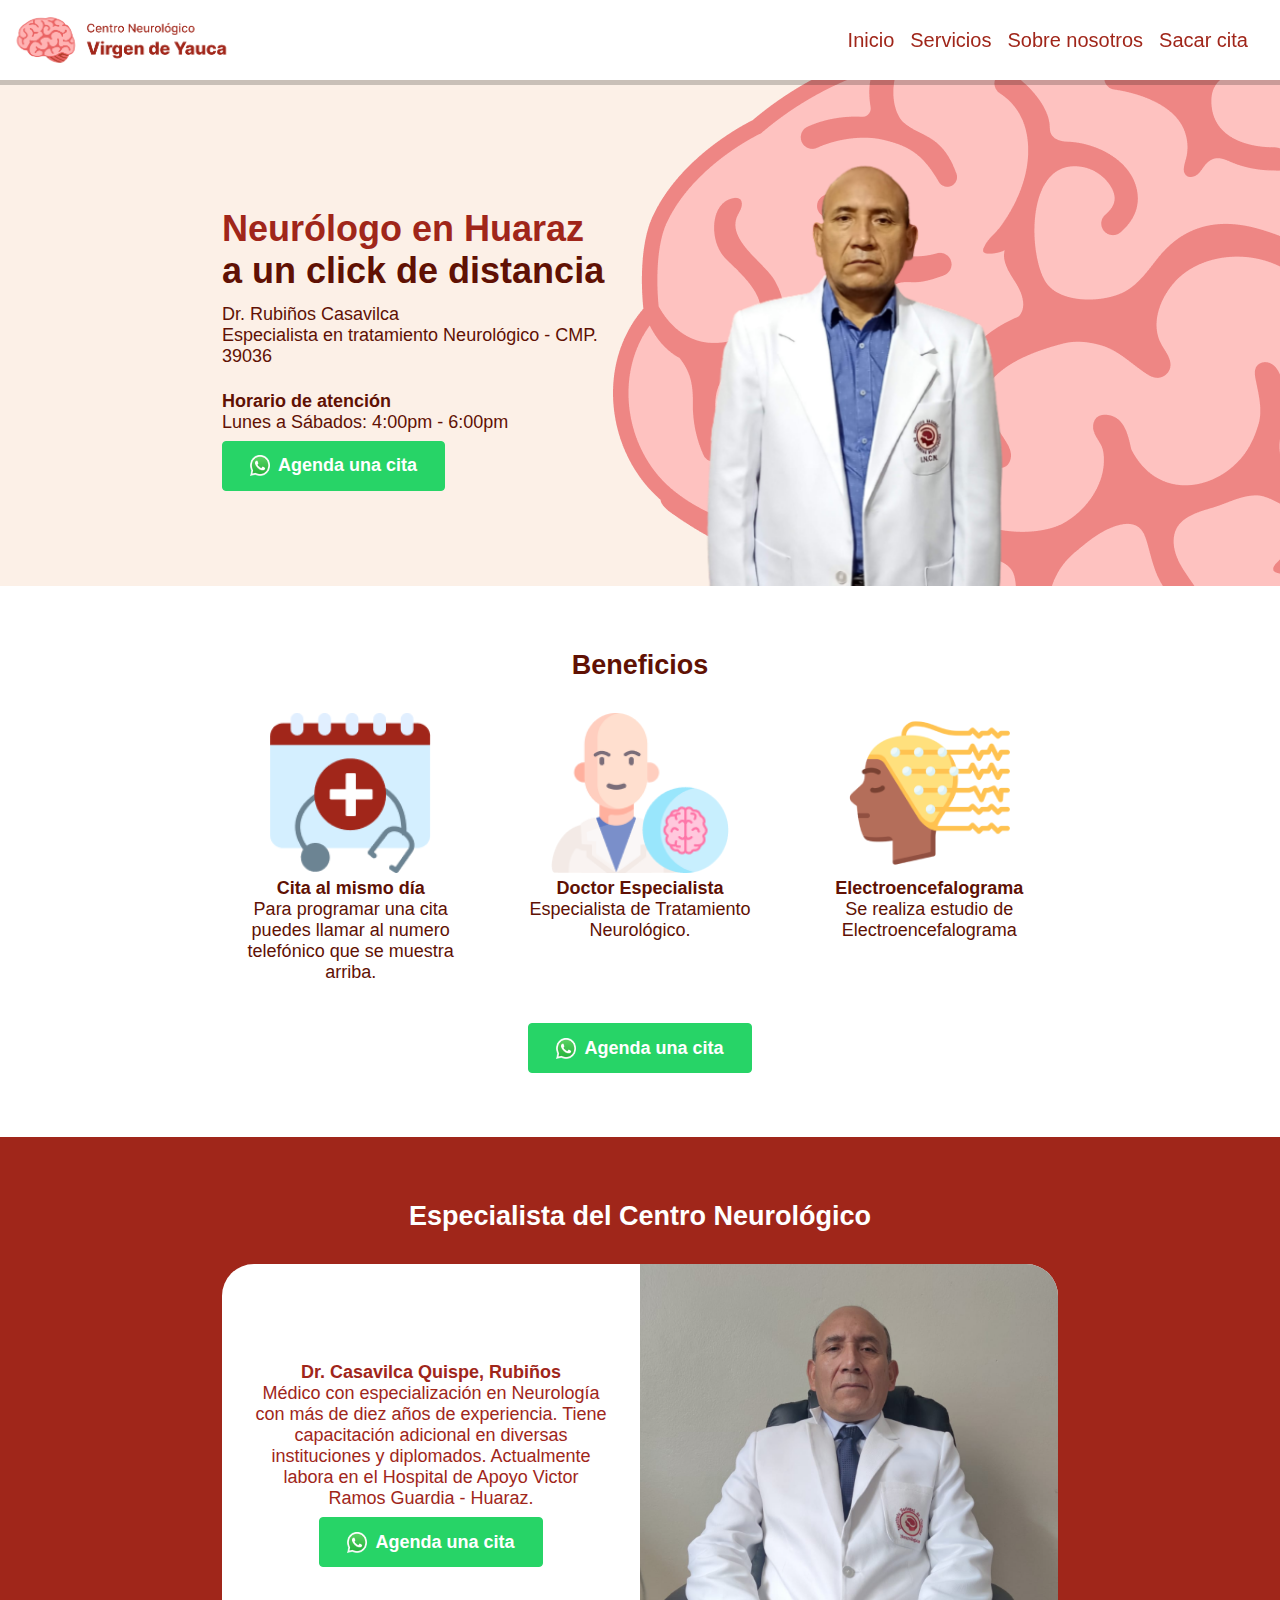
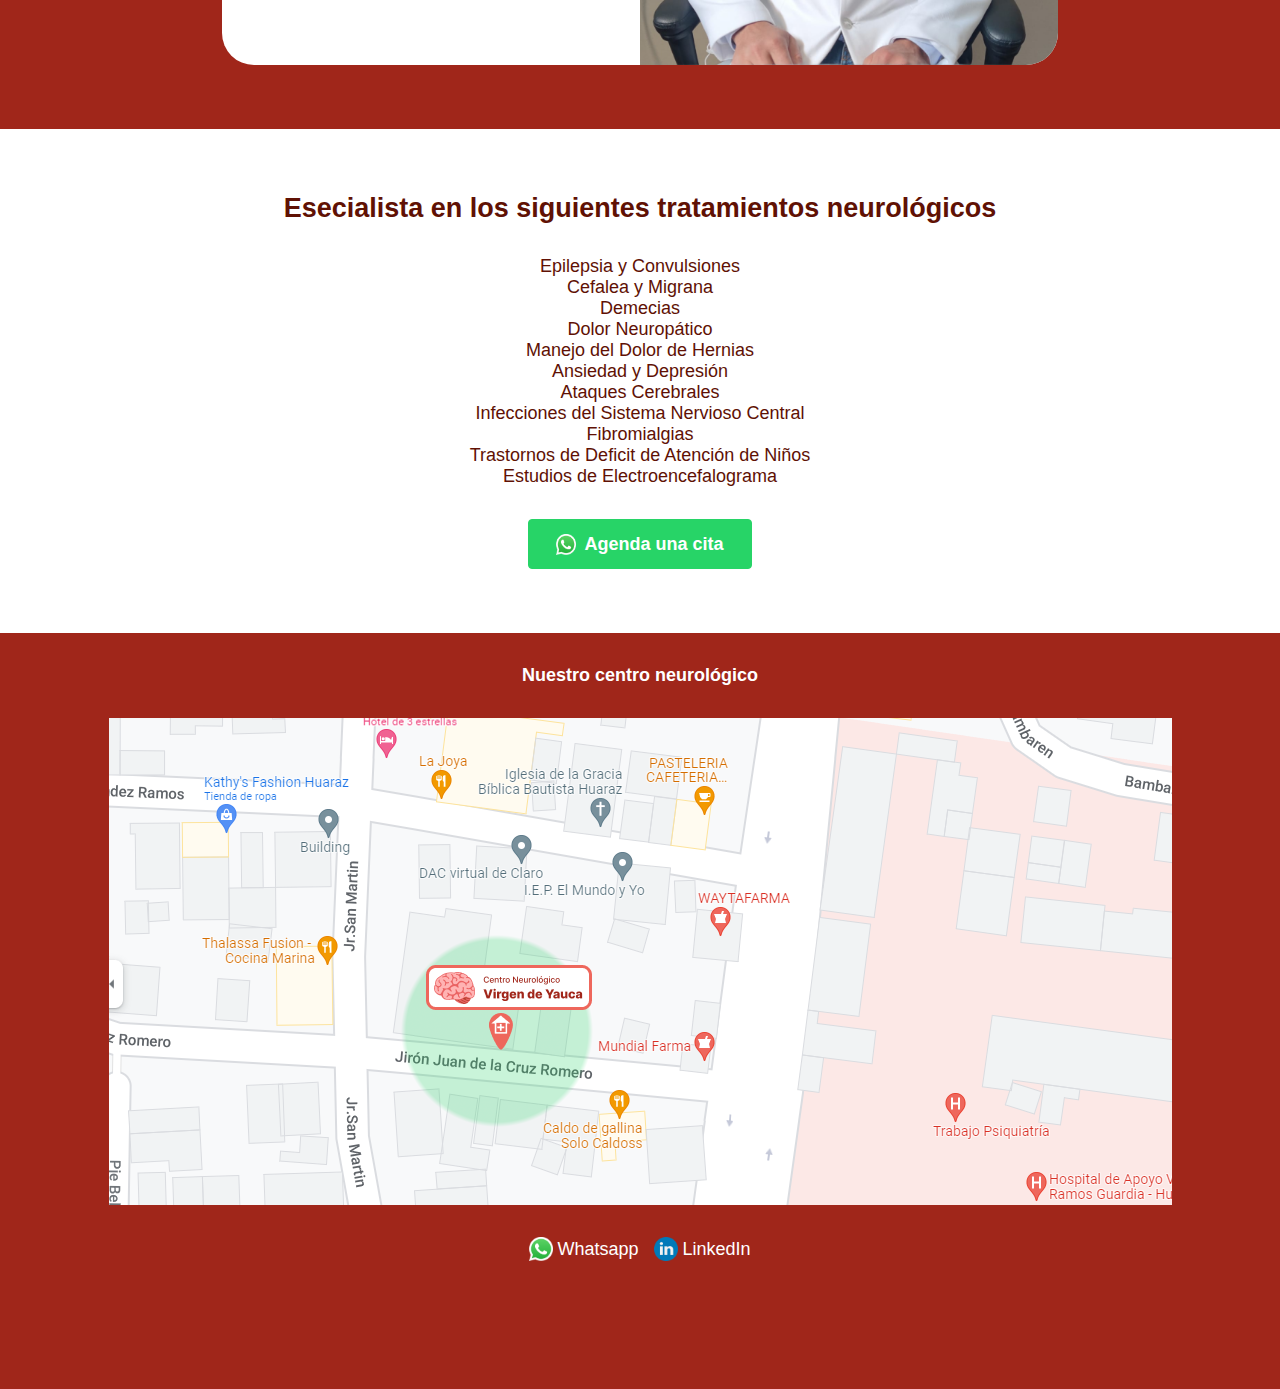
<file: index.html>
<!DOCTYPE html>
<html lang="es">
<head>
    <meta charset="UTF-8">
    <title>Centro Neurológico Virgen de Yauca: Dr. Rubiños Casavilca Quispe</title>
    <link rel="icon" href="./Assets/logo.png">
    <meta name="viewport" content="width=device-width, initial-scale=1.0">
    <meta http-equiv="Content-Type" content="text/html; charset=UTF-8" />
    <meta name="robots" content="index,follow">
    <meta name="keywords" content="un neurologo en huaraz, neurologo en huaraz neurologo, huaraz" />
    <meta name="description" content="Toma una cita con un médico neurólogo en Huaraz con más de diez años de experiencia.">
    <meta name="theme color" content="#A0261A">
    <meta property="og:description" content="Toma una cita con un médico neurólogo en Huaraz con más de diez años de experiencia.">
    <meta property="og:title" content="Centro Neurológico Virgen de Yauca: Dr. Rubiños Casavilca Quispe">
    <meta property="og:type" content="website">
    <meta property="og:url" content="https://neurologoenhuaraz.com.pe/">
    <meta property="og:image" content="https://raw.githubusercontent.com/jhanpieremontes/centro-neurologico-website/master/Assets/cover.webp">
    <meta property="og:site_name" content="Un Nuerólogo en Huaraz">

    <link rel="stylesheet" href="Styles/style.css">
</head>
<body>
<header class="header">
    <img class="logo" src="./Assets/logo.png" alt="Logo de Centro Neurológico 'Virgen de Yauca'">
    <nav class="navigator">
        <ul>
            <li><a href="#banner">Inicio</a></li>
            <li><a href="#services">Servicios</a></li>
            <li><a href="#about">Sobre nosotros</a></li>
            <li><a href="https://wa.link/kxj6s8">Sacar cita</a></li>
        </ul>
    </nav>
</header>
<main class="main">
    <section class="banner" id="banner">
        <div class="section layout">
            <div class="container">
                <img class="logo" src="./Assets/logo.png" alt="Logo">
                <div class="description">
                    <h1 class="h1 title">
                <span class="accent-color">
                    Neurólogo en Huaraz
                </span><br>
                        a un click de distancia
                    </h1>
                    <p>Dr. Rubiños Casavilca <br>
                        Especialista en tratamiento Neurológico - CMP. 39036
                    </p>
                </div>
                <div class="cta-container">
                    <div class="opening-hours">
                        <h3>Horario de atención</h3>
                        <p>Lunes a Sábados: 4:00pm - 6:00pm</p>
                    </div>
                    <div class="button-container">
                        <a class="button" href="https://wa.link/kxj6s8" target="_blank">
                            <img class="icon" src="./Assets/whatsapp.png" alt="Logo de WhatsApp">
                            <span>Agenda una cita</span>
                        </a>
                    </div>
                </div>
            </div>
            <div class="img-container">
                <img src="./Assets/photo.png" alt="Doctor">
            </div>
        </div>
        <img class="img-background" src="./Assets/brain.png">
    </section>
    <section class="process">
        <div class="section layout">
            <h2>Beneficios</h2>
            <ul>
                <li><img src="./Assets/calendar.png" alt="Calendario">
                    <h3>Cita al mismo día</h3>
                    <p>Para programar una cita puedes llamar al numero telefónico que se muestra arriba.</p>
                </li>
                <li><img src="./Assets/especialist.png" alt="Especialista">
                    <h3>Doctor Especialista</h3>
                    <p>Especialista de Tratamiento Neurológico.</p>
                </li>
                <li><img src="./Assets/electroencefalograma.png" alt="Electroencefalograma">
                    <h3>Electroencefalograma</h3>
                    <p>Se realiza estudio de Electroencefalograma</p>
                </li>
            </ul>
            <div class="button-container">
                <a href="https://wa.link/kxj6s8" target="_blank">
                    <button class="button">
                        <img class="icon whatsapp" src="./Assets/whatsapp.png" alt="Logo de WhatsApp">
                        <span>Agenda una cita</span>
                    </button>
                </a>
            </div>
        </div>
    </section>
    <section class="about" id="about">
        <article class="section layout">
            <h2>Especialista del Centro Neurológico</h2>
            <div class="grid-container doctor-container">
                <div class="doctor-description">
                    <h3>Dr. Casavilca Quispe, Rubiños</h3>
                    <p>
                        Médico con especialización en Neurología
                        con más de diez años de experiencia. Tiene capacitación adicional en diversas
                        instituciones y diplomados. Actualmente labora en el Hospital de Apoyo Victor
                        Ramos Guardia - Huaraz.
                    </p>
                    <div class="button-container">
                        <a href="https://wa.link/kxj6s8" target="_blank">
                            <button class="button">
                                <img class="icon" src="./Assets/whatsapp.png" alt="Logo de WhatsApp">
                                <span>Agenda una cita</span>
                            </button>
                        </a>
                    </div>
                </div>
                <div class="image-container">
                    <img src="./Assets/doctor_professional.png" alt="Doctor Rubiños Casavilca Quispe">
                </div>
            </div>
        </article>
    </section>
    <section class="especialist" id="services">
        <article class="section layout">
            <h2>Esecialista en los siguientes tratamientos neurológicos</h2>
            <ul>
                <li>Epilepsia y Convulsiones</li>
                <li>Cefalea y Migrana</li>
                <li>Demecias</li>
                <li>Dolor Neuropático</li>
                <li>Manejo del Dolor de Hernias</li>
                <li>Ansiedad y Depresión</li>
                <li>Ataques Cerebrales</li>
                <li>Infecciones del Sistema Nervioso Central</li>
                <li>Fibromialgias</li>
                <li>Trastornos de Deficit de Atención de Niños</li>
                <li>Estudios de Electroencefalograma</li>
            </ul>
            <div class="button-container">
                <a class="button" href="https://wa.link/kxj6s8" target="_blank">
                    <img class="icon" src="./Assets/whatsapp.png" alt="Logo de WhatsApp">
                    <span>Agenda una cita</span>
                </a>
            </div>
        </article>
    </section>
</main>
<footer class="footer">
    <section>
        <h3>Nuestro centro neurológico</h3>
        <div class="footer-container">
            <a href="https://www.google.com/maps/place/CENTRO+NEUROL%C3%93GICO+%22VIRGEN+DE+YAUCA%22+E.I.R.L/@-9.5343287,-77.5304988,21z/data=!4m5!3m4!1s0x91a90d1ec499490b:0x46e0069f871e7a57!8m2!3d-9.5342485!4d-77.5303566" target="_blank">
                <img src="./Assets/map.png" alt="Mapa de ubicación del consultorio.">
            </a>
        </div>
        <ul>
            <li>
                <a class="footer-enlace" href="https://wa.link/kxj6s8" target="_blank">
                    <img class="icon" src="./Assets/whatsapp.png" alt="Whatsapp">
                    Whatsapp
                </a>
            </li>
            <li>
                <a class="footer-enlace" href="https://www.linkedin.com/in/rubi%C3%B1os-casavilca-quispe-72315186/?originalSubdomain=pe" target="_blank">
                    <img class="icon" src="./Assets/Linkedin.png" alt="Linkedin">
                    LinkedIn
                </a>
            </li>
        </ul>
    </section>
</footer>
</body>
</html>
</file>
<file: Styles/style.css>
* {
  box-sizing: border-box;
  margin: 0;
  padding: 0;
}

:root {
  --font-family: sans-serif, Inter;
  --primary-color: #a0261a;
  --secundary-color: #601104;
  --background-color: #FCF0E7;
  --white-color: #fff;
  --text-color: var(--primary-color);
  --color-green: #27d467;
  --size-text: 1.125rem;
  --bigger-text: 4rem;
  --h1: var(--bigger-text);
  --margin-1: 0.5rem;
  --margin-2: 0.75rem;
}

html {
  scroll-behavior: smooth;
}
html::-webkit-scrollbar {
  background-color: transparent;
  width: 0.75rem;
}
html::-webkit-scrollbar-thumb {
  background-color: rgba(255, 255, 255, 0.2);
  -webkit-box-shadow: inset 0 0 0.6rem rgba(0, 0, 0, 0.3);
}

img {
  max-width: 100%;
  height: auto;
}

li {
  list-style: none;
}

a {
  text-decoration: none;
  color: Var(--text-color);
}

h1 {
  margin-bottom: var(--margin-2);
}

h3 {
  font-size: 1.125rem;
}

p {
  margin-bottom: var(--margin-1);
}

.icon {
  width: 1.5rem;
}

body {
  color: var(--secundary-color);
  font-family: var(--font-family);
  font-size: var(--size-text);
}

.main {
  width: 100%;
  height: auto;
  min-width: 320px;
}

.section {
  max-width: 56.25rem;
  margin: 0 auto;
  padding: 0 2rem;
  display: grid;
  gap: 2rem;
}

.especialist {
  padding: 4rem 0;
  text-align: center;
}
.especialist .button-container {
  justify-content: center;
}

.about {
  padding: 4rem 0;
  background: var(--primary-color);
  text-align: center;
}
.about h2 {
  color: var(--white-color);
}
.about .doctor-container {
  background: white;
  color: var(--primary-color);
  border-radius: 2rem;
  overflow: hidden;
  display: grid;
  grid-template-columns: repeat(auto-fit, minmax(min(100%, 16rem), 1fr));
}
.about .doctor-description {
  display: flex;
  flex-direction: column;
  justify-content: center;
  padding: 2rem;
}
.about .button-container {
  justify-content: center;
}
.about .image-container {
  display: flex;
}

.header {
  position: fixed;
  height: 5rem;
  width: 100%;
  display: flex;
  bottom: 0;
  background: var(--primary-color);
  box-shadow: 0px -5px rgba(0, 0, 0, 0.2);
  z-index: 10;
}
.header .logo {
  display: none;
}
.header .navigator {
  display: flex;
  width: 100%;
}
.header ul {
  display: flex;
  width: 100%;
  align-items: center;
  justify-content: space-evenly;
}
.header a {
  color: white;
}

@media screen and (min-width: 768px) {
  .header {
    position: sticky;
    background: white;
    top: 0;
    box-shadow: 0px 5px rgba(0, 0, 0, 0.2);
  }
  .header .logo {
    display: block;
  }
  .header > .navigator > ul > li > a {
    color: var(--primary-color);
  }
  .header > span {
    display: block;
  }
  .navigator {
    width: 100%;
  }
  .navigator > ul {
    height: 100%;
    display: flex;
    align-items: center;
    justify-content: end;
    gap: 1rem;
    margin-right: 2rem;
  }
  .navigator > ul > li {
    display: flex;
  }
  .navigator > ul > li > a {
    font-size: 1.25rem;
    display: flex;
  }
}
.process {
  padding: 4rem 0;
}
.process h2 {
  text-align: center;
}
.process ul {
  display: grid;
  gap: 2rem;
  grid-auto-flow: dense;
  grid-template-columns: repeat(auto-fit, minmax(min(100%, 16rem), 1fr));
}
.process li {
  text-align: center;
}
.process li img {
  height: 10rem;
}
.process .button-container {
  justify-content: center;
}

.footer {
  background: var(--primary-color);
  padding: 2rem 0 8rem 0;
  text-align: center;
}
.footer section {
  display: grid;
  gap: 2rem;
}
.footer .footer-container {
  display: flex;
  justify-content: center;
}
.footer h3 {
  color: var(--white-color);
}
.footer ul {
  display: flex;
  gap: 1rem;
  justify-content: center;
}
.footer a {
  display: flex;
  gap: 0.25rem;
  align-items: center;
  color: var(--white-color);
}

.banner {
  text-align: center;
  padding-top: 2rem;
  position: relative;
  overflow: hidden;
  background: var(--background-color);
  z-index: 1;
}
.banner .section {
  grid-template-columns: repeat(auto-fill, minmax(min(100%, 25rem), 1fr));
}
.banner .container {
  display: flex;
  flex-direction: column;
  gap: 1rem;
  align-items: center;
  justify-content: center;
}
.banner .logo {
  width: 15rem;
}
.banner .accent-color {
  color: var(--primary-color);
}
.banner .button-container {
  justify-content: center;
}
.banner .cta-container {
  display: flex;
  flex-direction: column;
  width: 100%;
}
.banner .img-container {
  display: flex;
  justify-content: center;
}
.banner .img-background {
  max-width: -webkit-fill-available;
  position: absolute;
  bottom: -10rem;
  right: -16rem;
  z-index: -1;
}
@media screen and (min-width: 768px) {
  .banner .logo {
    display: none;
  }
}
@media screen and (min-width: 895px) {
  .banner {
    text-align: start;
  }
  .banner .button-container {
    justify-content: start;
  }
}

.button-container {
  display: flex;
}

.button {
  font-size: 1.125rem;
  font-weight: 600;
  color: #fff;
  padding: 0.75em 1.5em;
  cursor: pointer;
  background: var(--color-green);
  border: 1px solid var(--color-green);
  border-radius: 0.25rem;
  display: inline-flex;
  gap: 0.5rem;
  flex-wrap: nowrap;
}
.button .icon {
  width: 1.25rem;
}

/*# sourceMappingURL=style.css.map */
</file>
